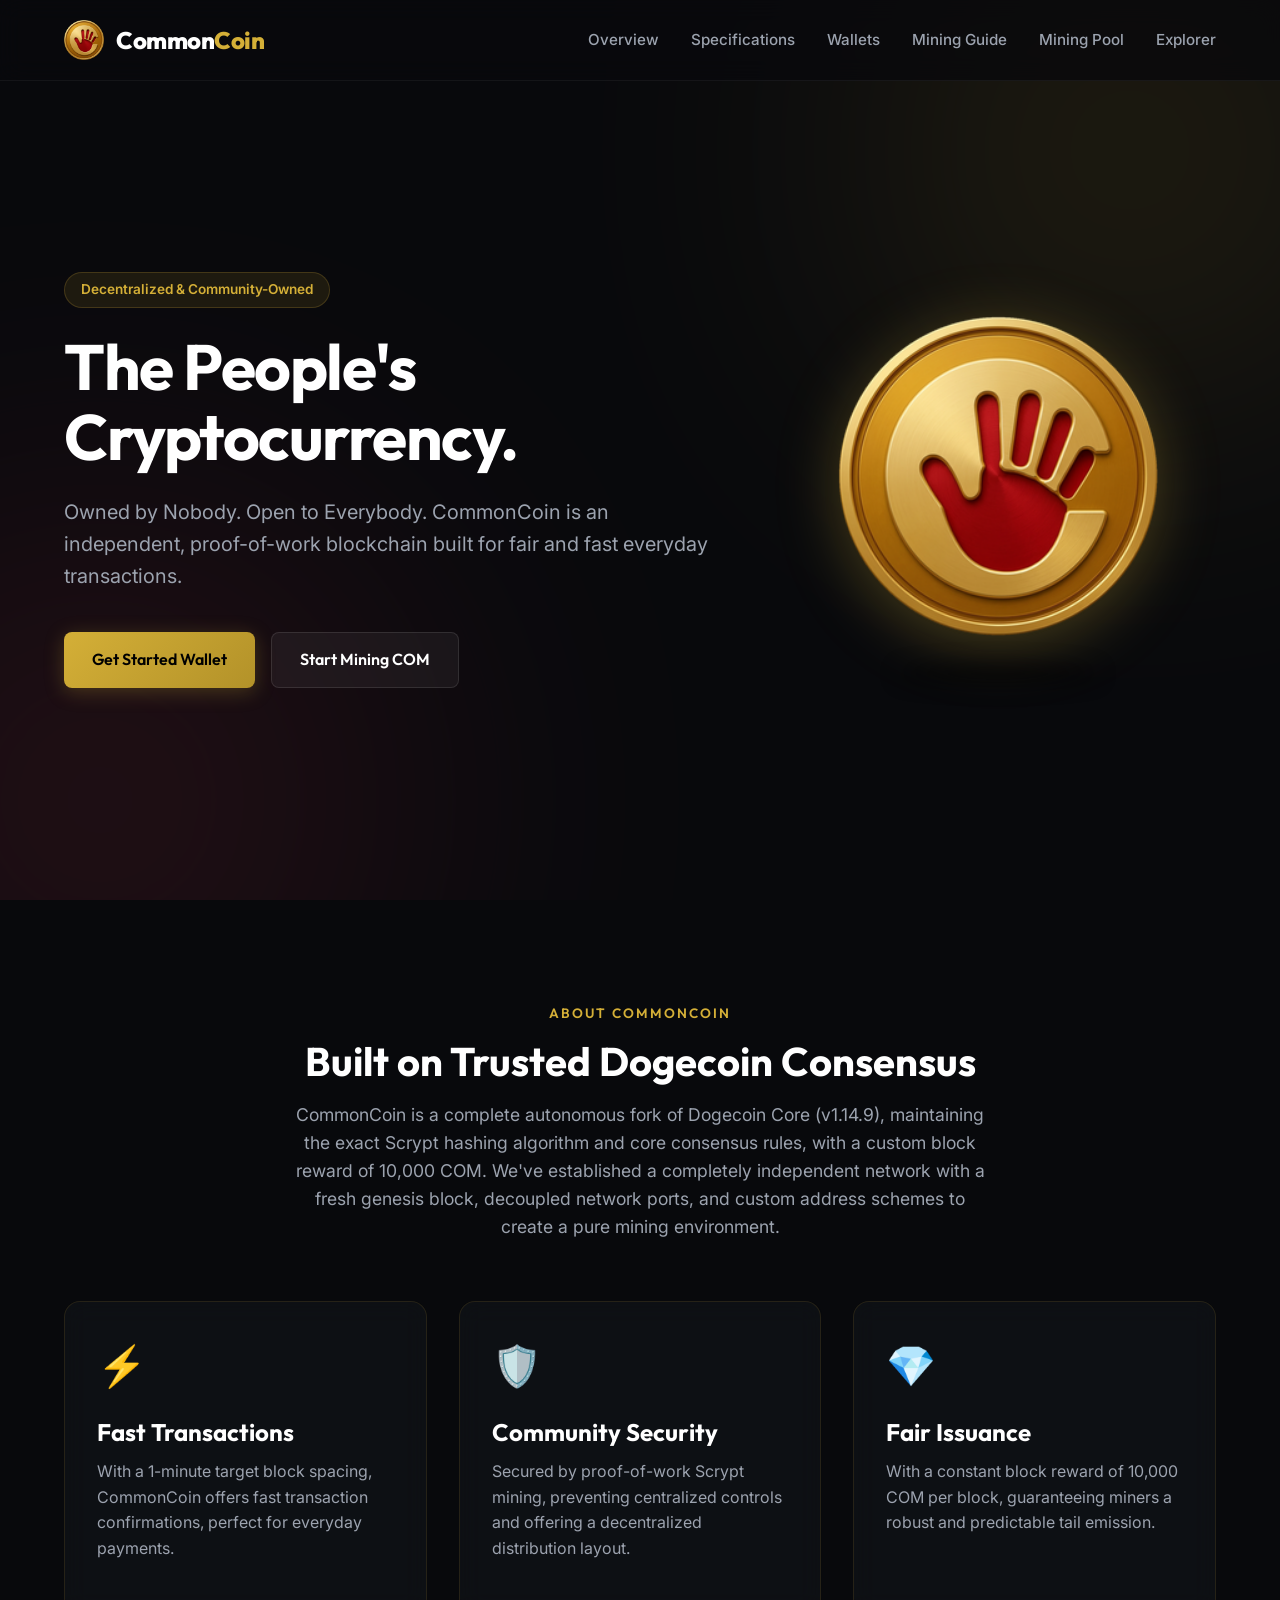
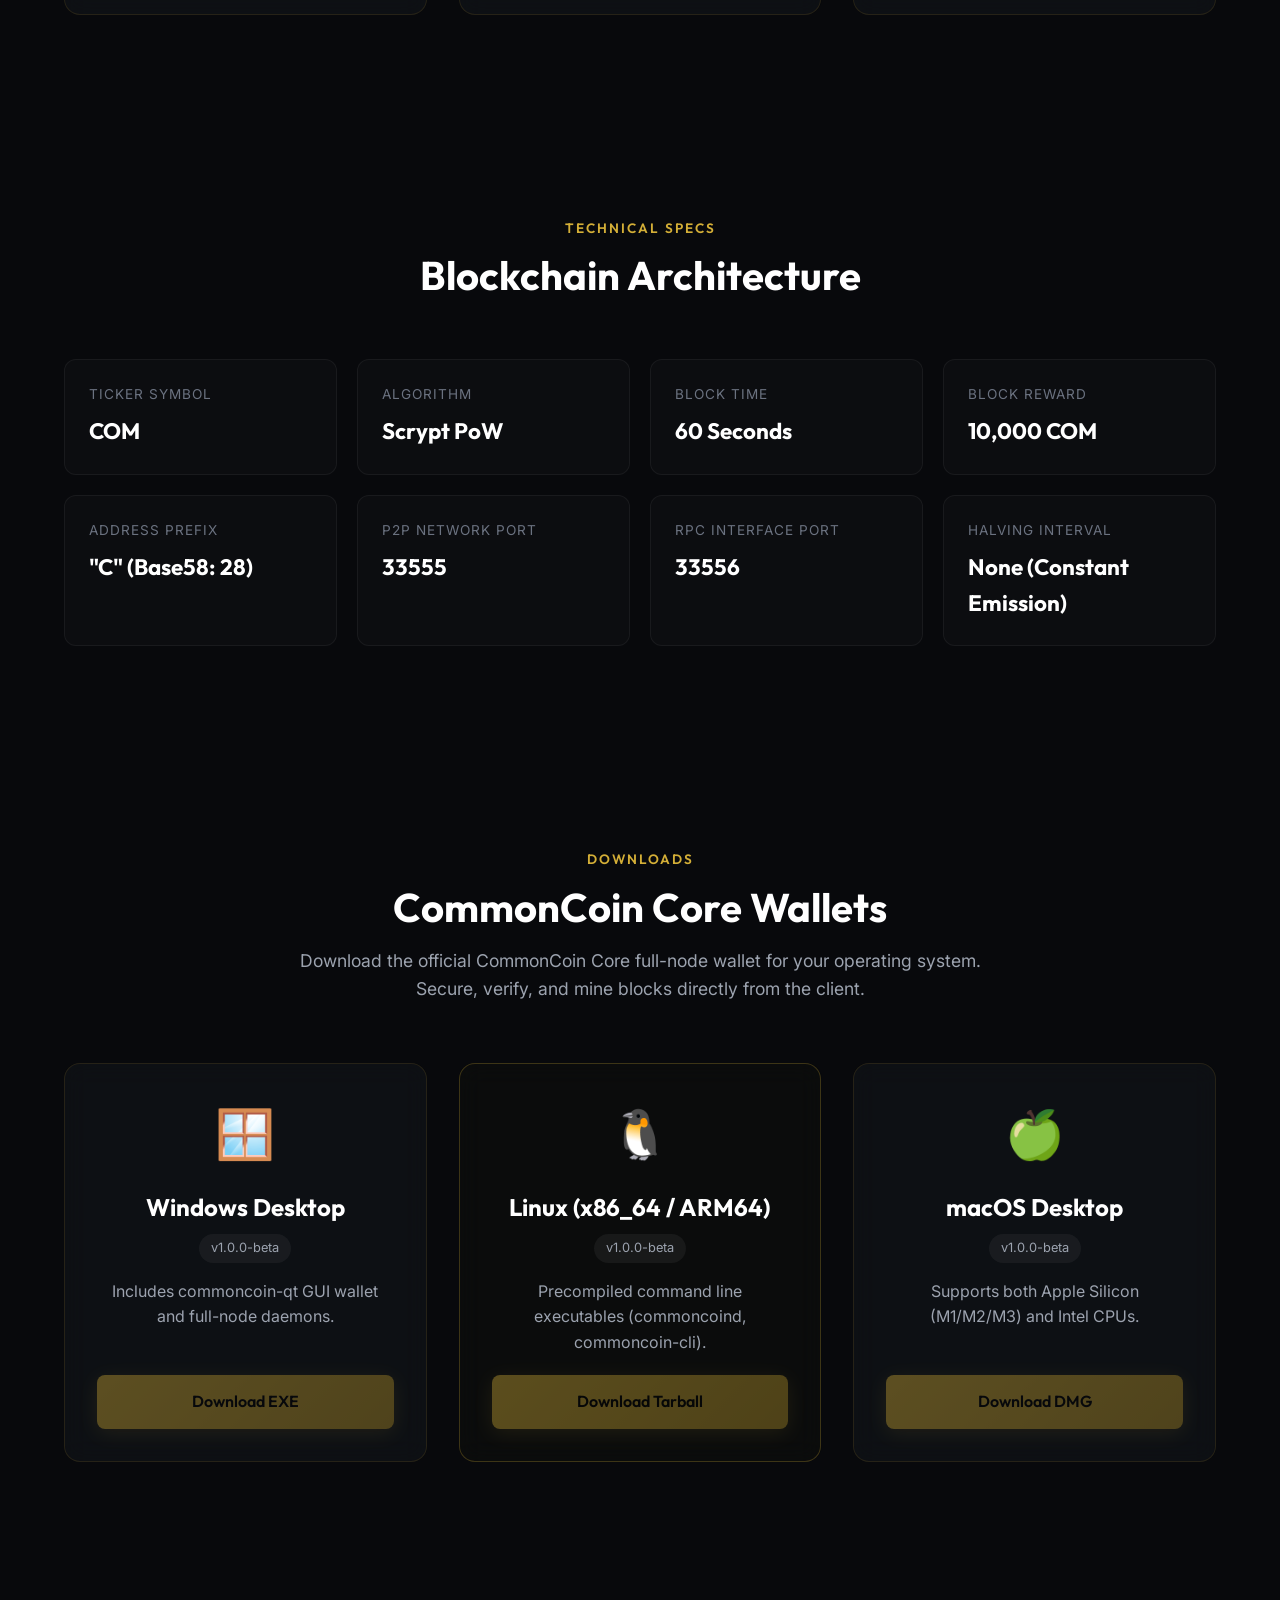
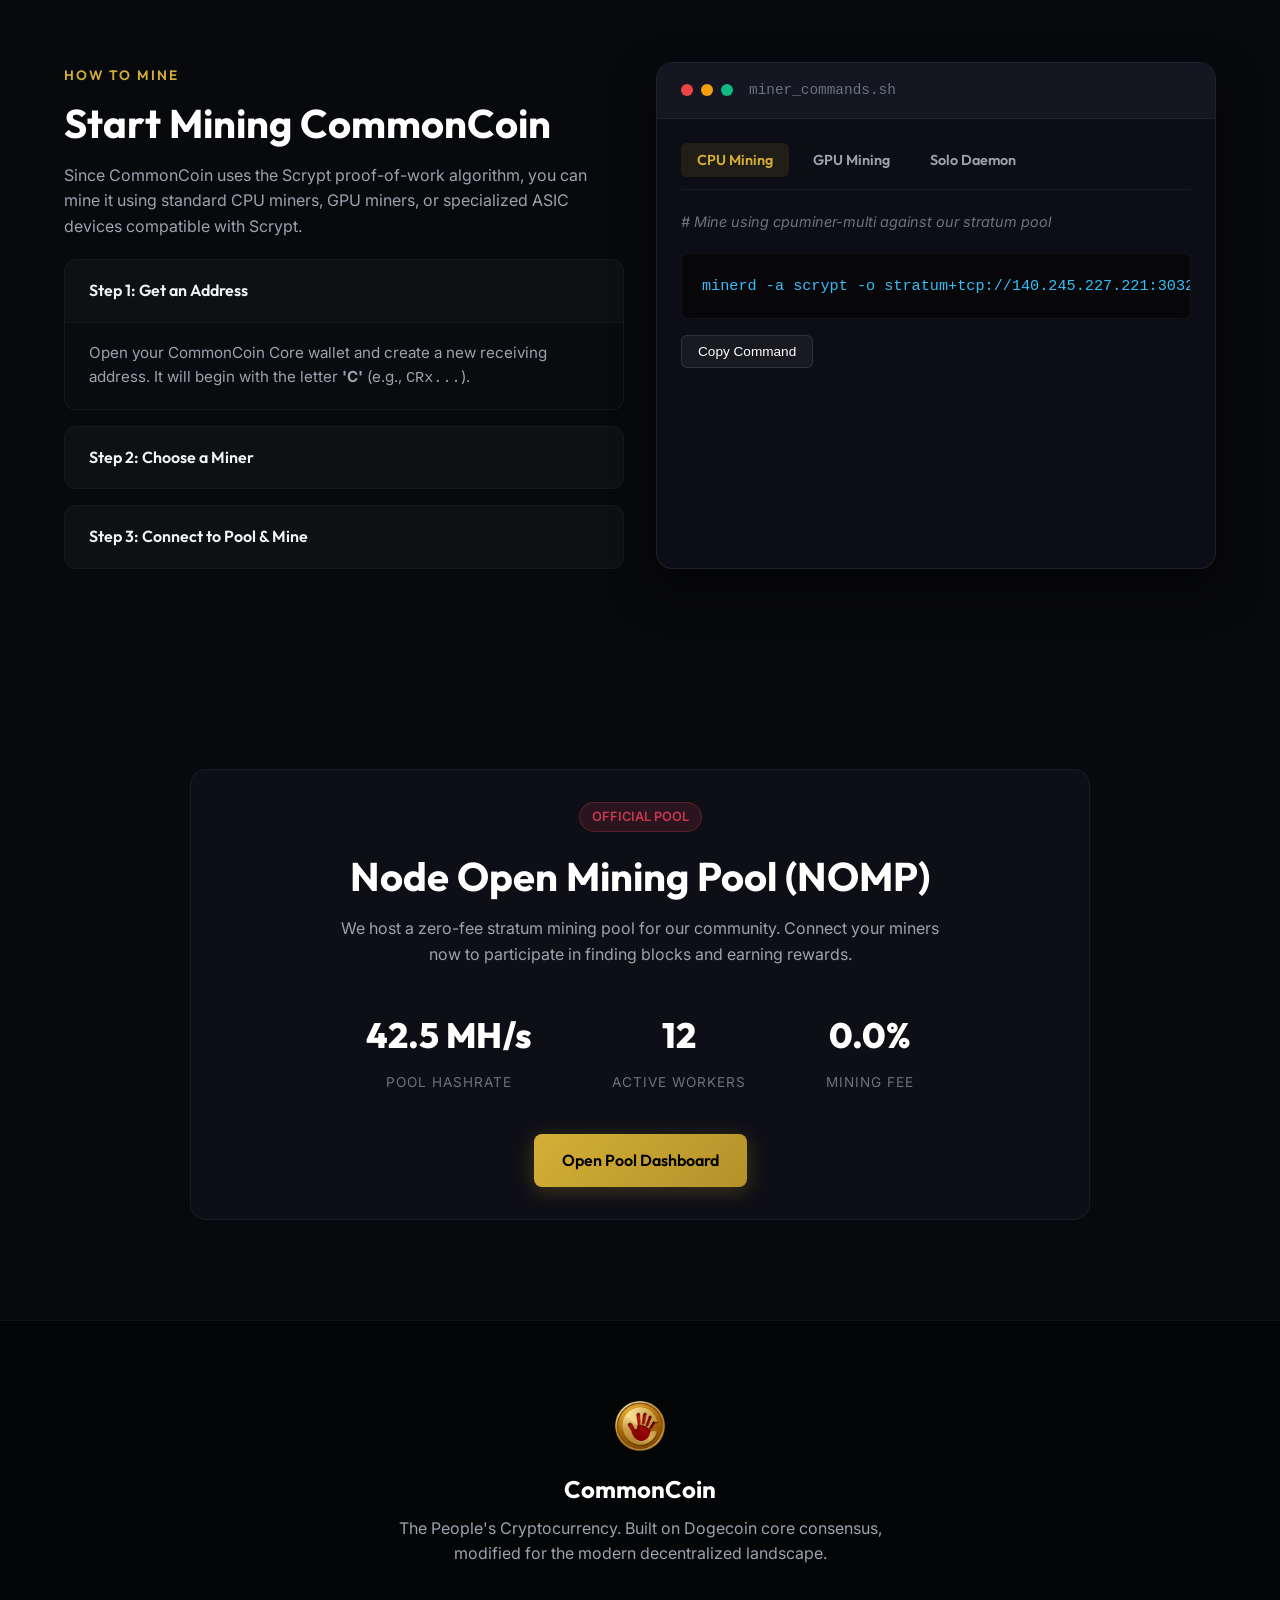
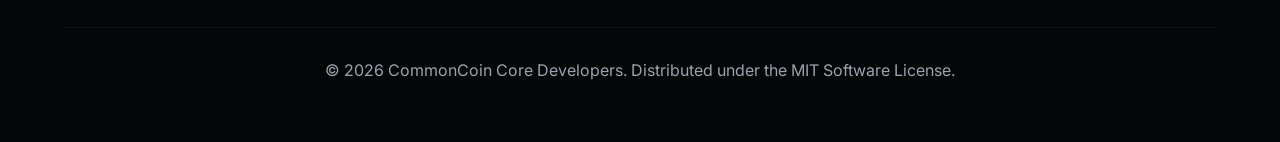
<file: website/index.html>
<!DOCTYPE html>
<html lang="en">
<head>
    <meta charset="UTF-8">
    <meta name="viewport" content="width=device-width, initial-scale=1.0">
    <title>CommonCoin (COM) — The People's Cryptocurrency</title>
    <meta name="description" content="CommonCoin is a decentralized, open-source peer-to-peer cryptocurrency forked from Dogecoin. Mined by the community, owned by nobody.">
    <!-- Google Fonts -->
    <link rel="preconnect" href="https://fonts.googleapis.com">
    <link rel="preconnect" href="https://fonts.gstatic.com" crossorigin>
    <link href="https://fonts.googleapis.com/css2?family=Inter:wght@300;400;500;600&family=Outfit:wght@400;500;600;700;800&display=swap" rel="stylesheet">
    <!-- Main Style -->
    <link rel="stylesheet" href="index.css">
</head>
<body>

    <!-- Navigation Header -->
    <header class="header">
        <div class="container header-container">
            <a href="#" class="logo-area">
                <img src="images/logo.png" alt="CommonCoin Logo" class="nav-logo">
                <span class="logo-text">Common<span>Coin</span></span>
            </a>
            <nav class="nav-menu" id="nav-menu">
                <a href="#about" class="nav-link">Overview</a>
                <a href="#specs" class="nav-link">Specifications</a>
                <a href="#wallets" class="nav-link">Wallets</a>
                <a href="#mining" class="nav-link">Mining Guide</a>
                <a href="#pool" class="nav-link">Mining Pool</a>
                <a href="/explorer" class="nav-link" target="_blank">Explorer</a>
            </nav>
            <button class="menu-toggle" id="menu-toggle" aria-label="Toggle Menu">
                <span class="bar"></span>
                <span class="bar"></span>
                <span class="bar"></span>
            </button>
        </div>
    </header>

    <!-- Hero Section -->
    <section class="hero-section" id="home">
        <div class="hero-bg-gradients">
            <div class="gradient-ball gold-ball"></div>
            <div class="gradient-ball red-ball"></div>
        </div>
        <div class="container hero-container">
            <div class="hero-content">
                <span class="badge">Decentralized & Community-Owned</span>
                <h1 class="hero-title">The People's<br>Cryptocurrency.</h1>
                <p class="hero-subtitle">Owned by Nobody. Open to Everybody. CommonCoin is an independent, proof-of-work blockchain built for fair and fast everyday transactions.</p>
                <div class="hero-buttons">
                    <a href="#wallets" class="btn btn-primary">Get Started Wallet</a>
                    <a href="#mining" class="btn btn-secondary">Start Mining COM</a>
                </div>
            </div>
            <div class="hero-visual">
                <div class="coin-wrapper">
                    <div class="coin-container">
                        <img src="images/logo.png" alt="CommonCoin Gold Coin" class="gold-coin">
                        <div class="coin-shadow"></div>
                    </div>
                </div>
            </div>
        </div>
    </section>

    <!-- Overview / About Section -->
    <section class="section about-section" id="about">
        <div class="container">
            <div class="section-header text-center">
                <span class="section-tag">About CommonCoin</span>
                <h2 class="section-title">Built on Trusted Dogecoin Consensus</h2>
                <p class="section-desc">CommonCoin is a complete autonomous fork of Dogecoin Core (v1.14.9), maintaining the exact Scrypt hashing algorithm and core consensus rules, with a custom block reward of 10,000 COM. We've established a completely independent network with a fresh genesis block, decoupled network ports, and custom address schemes to create a pure mining environment.</p>
            </div>
            
            <div class="grid grid-3">
                <div class="card feature-card">
                    <div class="card-icon">⚡</div>
                    <h3>Fast Transactions</h3>
                    <p>With a 1-minute target block spacing, CommonCoin offers fast transaction confirmations, perfect for everyday payments.</p>
                </div>
                <div class="card feature-card">
                    <div class="card-icon">🛡️</div>
                    <h3>Community Security</h3>
                    <p>Secured by proof-of-work Scrypt mining, preventing centralized controls and offering a decentralized distribution layout.</p>
                </div>
                <div class="card feature-card">
                    <div class="card-icon">💎</div>
                    <h3>Fair Issuance</h3>
                    <p>With a constant block reward of 10,000 COM per block, guaranteeing miners a robust and predictable tail emission.</p>
                </div>
            </div>
        </div>
    </section>

    <!-- Specifications Section -->
    <section class="section specs-section" id="specs">
        <div class="container">
            <div class="section-header text-center">
                <span class="section-tag">Technical Specs</span>
                <h2 class="section-title">Blockchain Architecture</h2>
            </div>
            
            <div class="specs-grid">
                <div class="spec-tile">
                    <span class="spec-label">Ticker Symbol</span>
                    <span class="spec-value">COM</span>
                </div>
                <div class="spec-tile">
                    <span class="spec-label">Algorithm</span>
                    <span class="spec-value">Scrypt PoW</span>
                </div>
                <div class="spec-tile">
                    <span class="spec-label">Block Time</span>
                    <span class="spec-value">60 Seconds</span>
                </div>
                <div class="spec-tile">
                    <span class="spec-label">Block Reward</span>
                    <span class="spec-value">10,000 COM</span>
                </div>
                <div class="spec-tile">
                    <span class="spec-label">Address Prefix</span>
                    <span class="spec-value">"C" (Base58: 28)</span>
                </div>
                <div class="spec-tile">
                    <span class="spec-label">P2P Network Port</span>
                    <span class="spec-value">33555</span>
                </div>
                <div class="spec-tile">
                    <span class="spec-label">RPC Interface Port</span>
                    <span class="spec-value">33556</span>
                </div>
                <div class="spec-tile">
                    <span class="spec-label">Halving Interval</span>
                    <span class="spec-value">None (Constant Emission)</span>
                </div>
            </div>
        </div>
    </section>

    <!-- Wallets Section -->
    <section class="section wallets-section" id="wallets">
        <div class="container">
            <div class="section-header text-center">
                <span class="section-tag">Downloads</span>
                <h2 class="section-title">CommonCoin Core Wallets</h2>
                <p class="section-desc">Download the official CommonCoin Core full-node wallet for your operating system. Secure, verify, and mine blocks directly from the client.</p>
            </div>
            
            <div class="grid grid-3">
                <div class="card download-card">
                    <div class="os-icon">🪟</div>
                    <h3>Windows Desktop</h3>
                    <span class="version-label">v1.0.0-beta</span>
                    <p>Includes commoncoin-qt GUI wallet and full-node daemons.</p>
                    <a href="#" class="btn btn-primary btn-full disabled">Download EXE</a>
                </div>
                <div class="card download-card active-card">
                    <div class="os-icon">🐧</div>
                    <h3>Linux (x86_64 / ARM64)</h3>
                    <span class="version-label">v1.0.0-beta</span>
                    <p>Precompiled command line executables (commoncoind, commoncoin-cli).</p>
                    <a href="#" class="btn btn-primary btn-full disabled">Download Tarball</a>
                </div>
                <div class="card download-card">
                    <div class="os-icon">🍏</div>
                    <h3>macOS Desktop</h3>
                    <span class="version-label">v1.0.0-beta</span>
                    <p>Supports both Apple Silicon (M1/M2/M3) and Intel CPUs.</p>
                    <a href="#" class="btn btn-primary btn-full disabled">Download DMG</a>
                </div>
            </div>
        </div>
    </section>

    <!-- Mining Guide Section -->
    <section class="section mining-section" id="mining">
        <div class="container">
            <div class="grid grid-2-equal">
                <div class="mining-info">
                    <span class="section-tag">How To Mine</span>
                    <h2 class="section-title">Start Mining CommonCoin</h2>
                    <p>Since CommonCoin uses the Scrypt proof-of-work algorithm, you can mine it using standard CPU miners, GPU miners, or specialized ASIC devices compatible with Scrypt.</p>
                    
                    <div class="accordion">
                        <div class="accordion-item active">
                            <div class="accordion-title">Step 1: Get an Address</div>
                            <div class="accordion-content">
                                Open your CommonCoin Core wallet and create a new receiving address. It will begin with the letter <strong>'C'</strong> (e.g., <code>CRx...</code>).
                            </div>
                        </div>
                        <div class="accordion-item">
                            <div class="accordion-title">Step 2: Choose a Miner</div>
                            <div class="accordion-content">
                                For CPU mining, use <strong>cpuminer-multi</strong>. For GPU mining, use <strong>cgminer</strong> or <strong>sgminer</strong> with Scrypt support.
                            </div>
                        </div>
                        <div class="accordion-item">
                            <div class="accordion-title">Step 3: Connect to Pool & Mine</div>
                            <div class="accordion-content">
                                Configure your mining command pointing to our stratum pool or set up solo mining in your wallet configuration.
                            </div>
                        </div>
                    </div>
                </div>
                
                <div class="mining-console">
                    <div class="console-header">
                        <span class="dot red-dot"></span>
                        <span class="dot yellow-dot"></span>
                        <span class="dot green-dot"></span>
                        <span class="console-title">miner_commands.sh</span>
                    </div>
                    <div class="console-body">
                        <div class="console-tabs">
                            <button class="console-tab active" onclick="switchTab('cpu')">CPU Mining</button>
                            <button class="console-tab" onclick="switchTab('gpu')">GPU Mining</button>
                            <button class="console-tab" onclick="switchTab('solo')">Solo Daemon</button>
                        </div>
                        
                        <div class="tab-content" id="tab-cpu">
                            <p class="console-comment"># Mine using cpuminer-multi against our stratum pool</p>
                            <pre><code>minerd -a scrypt -o stratum+tcp://140.245.227.221:3032 -u CYourWalletAddressHere -p x</code></pre>
                            <button class="btn-copy" onclick="copyConsole(this)">Copy Command</button>
                        </div>
                        
                        <div class="tab-content hidden" id="tab-gpu">
                            <p class="console-comment"># Mine using cgminer on opencl graphics cards</p>
                            <pre><code>cgminer --scrypt -o stratum+tcp://140.245.227.221:3256 -u CYourWalletAddressHere -p x -I 13</code></pre>
                            <button class="btn-copy" onclick="copyConsole(this)">Copy Command</button>
                        </div>

                        <div class="tab-content hidden" id="tab-solo">
                            <p class="console-comment"># Run local daemon configured for solo mining</p>
                            <pre><code>commoncoind -daemon -rpcuser=user -rpcpassword=pass -gen=1 -genproclimit=4</code></pre>
                            <button class="btn-copy" onclick="copyConsole(this)">Copy Command</button>
                        </div>
                    </div>
                </div>
            </div>
        </div>
    </section>

    <!-- Mining Pool Section -->
    <section class="section pool-section" id="pool">
        <div class="container">
            <div class="card glass-card pool-hero">
                <div class="pool-badge">Official Pool</div>
                <h2>Node Open Mining Pool (NOMP)</h2>
                <p>We host a zero-fee stratum mining pool for our community. Connect your miners now to participate in finding blocks and earning rewards.</p>
                
                <div class="pool-stats">
                    <div class="stat">
                        <span class="stat-number" id="pool-hashrate">42.5 MH/s</span>
                        <span class="stat-lbl">Pool Hashrate</span>
                    </div>
                    <div class="stat">
                        <span class="stat-number" id="pool-miners">12</span>
                        <span class="stat-lbl">Active Workers</span>
                    </div>
                    <div class="stat">
                        <span class="stat-number" id="pool-fee">0.0%</span>
                        <span class="stat-lbl">Mining Fee</span>
                    </div>
                </div>
                
                <div class="pool-links">
                    <a href="http://140.245.227.221:8080" class="btn btn-primary" target="_blank">Open Pool Dashboard</a>
                </div>
            </div>
        </div>
    </section>

    <!-- Footer -->
    <footer class="footer">
        <div class="container footer-container">
            <div class="footer-brand">
                <img src="images/logo.png" alt="CommonCoin Logo" class="footer-logo">
                <h3>CommonCoin</h3>
                <p>The People's Cryptocurrency. Built on Dogecoin core consensus, modified for the modern decentralized landscape.</p>
            </div>
            <div class="footer-copy">
                <p>&copy; 2026 CommonCoin Core Developers. Distributed under the MIT Software License.</p>
            </div>
        </div>
    </footer>

    <!-- App Logic -->
    <script src="app.js"></script>
</body>
</html>
</file>
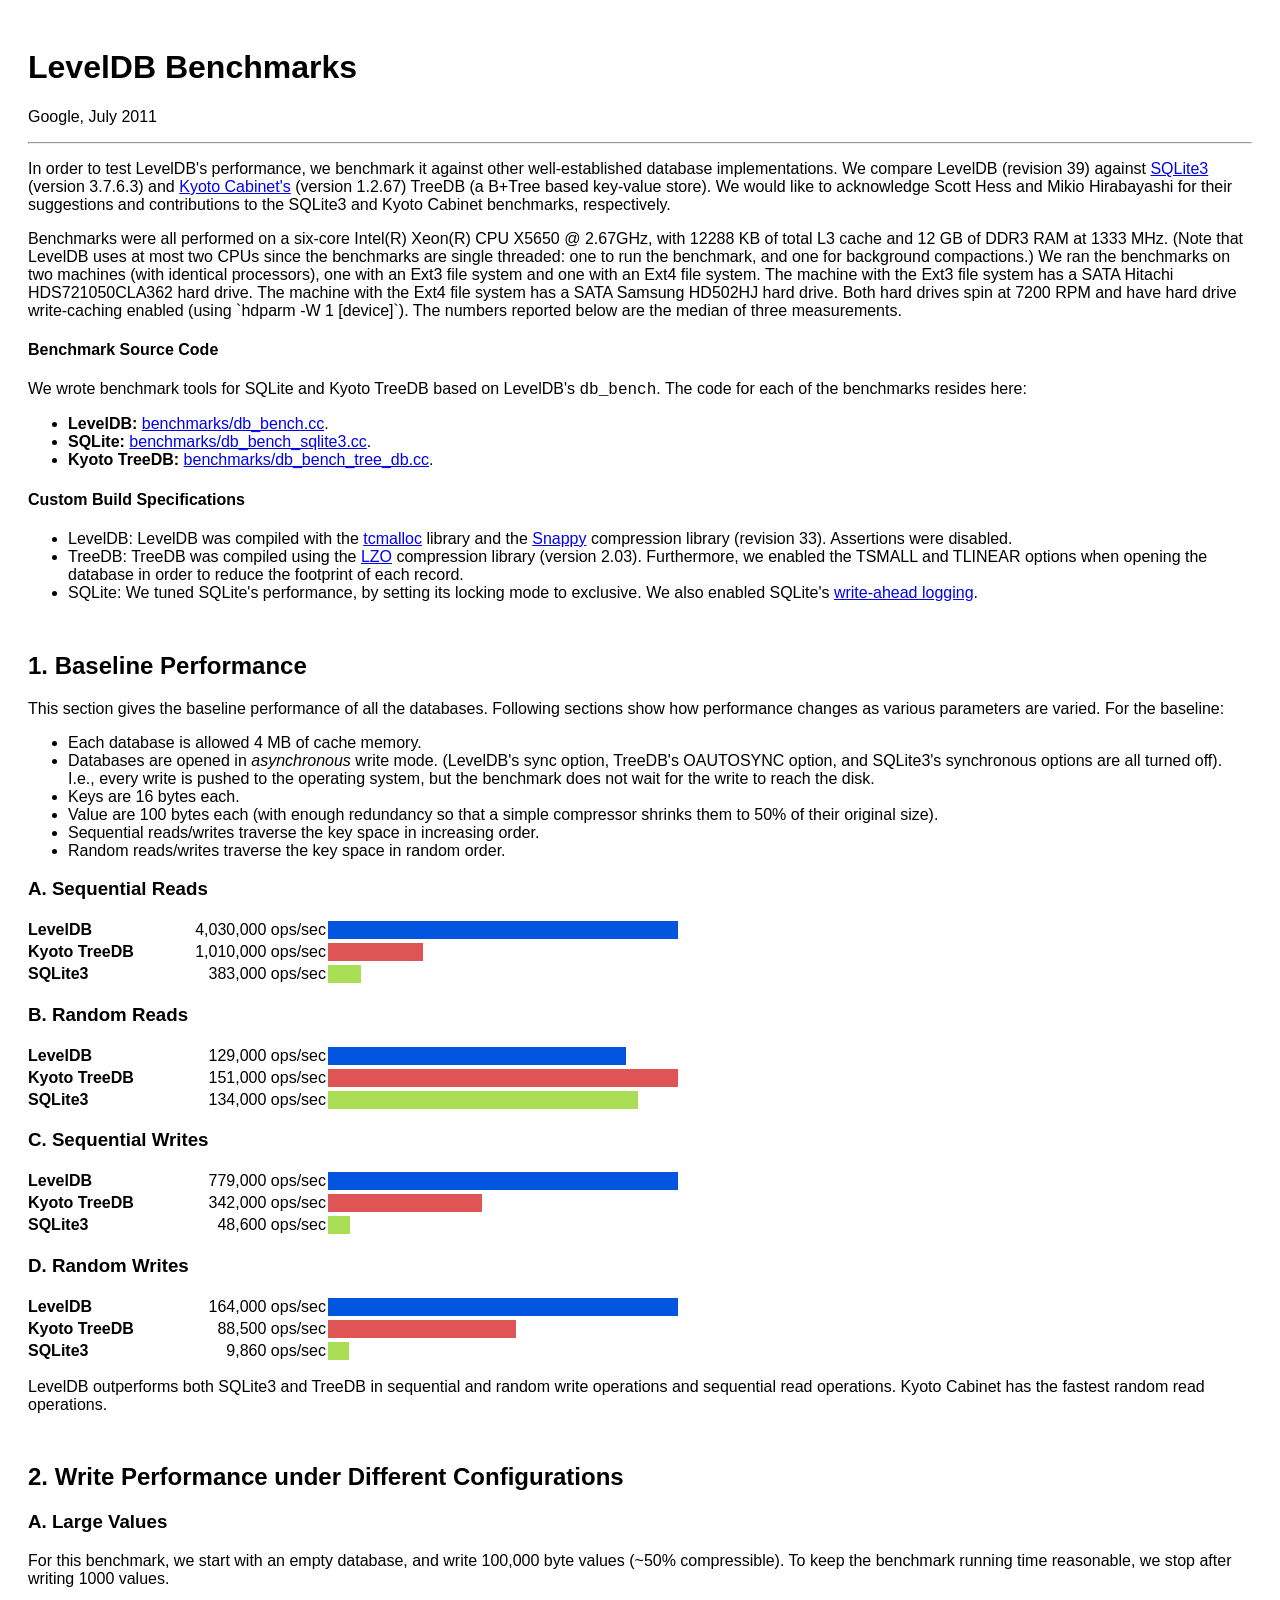
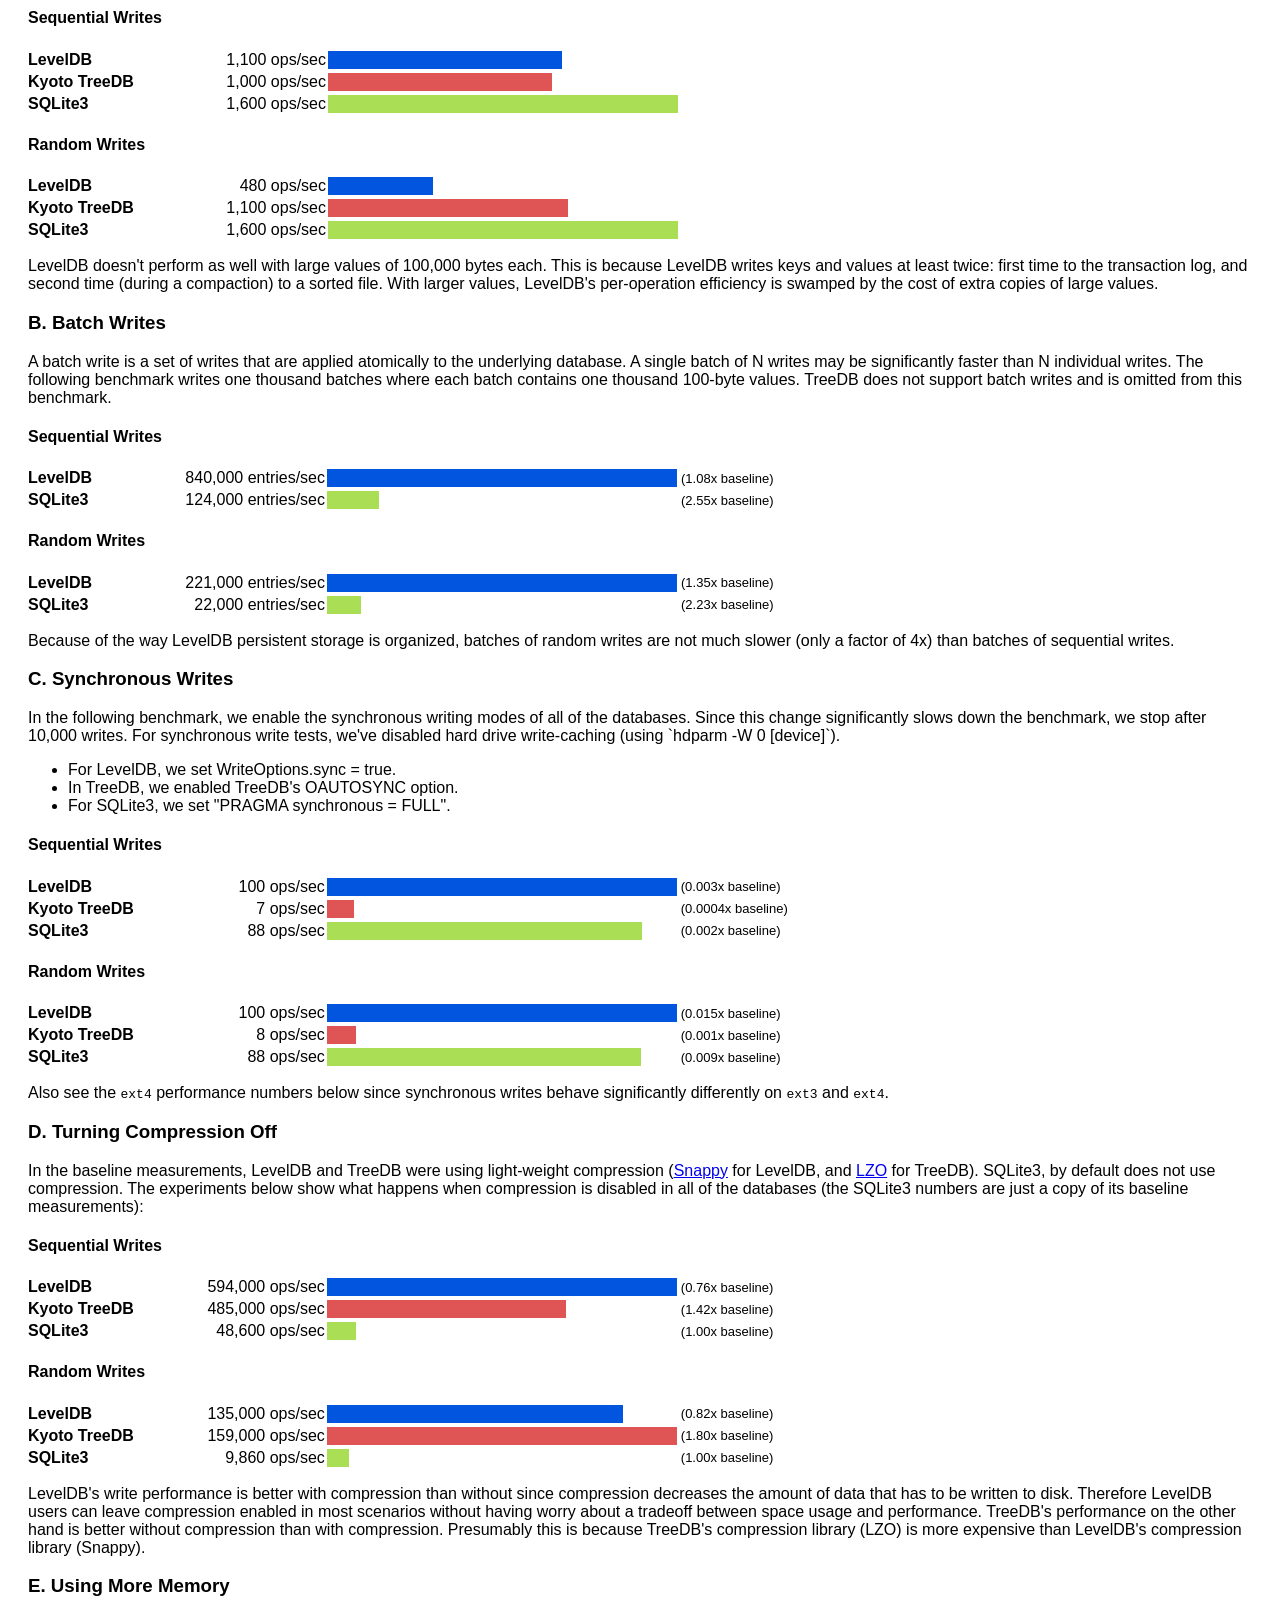
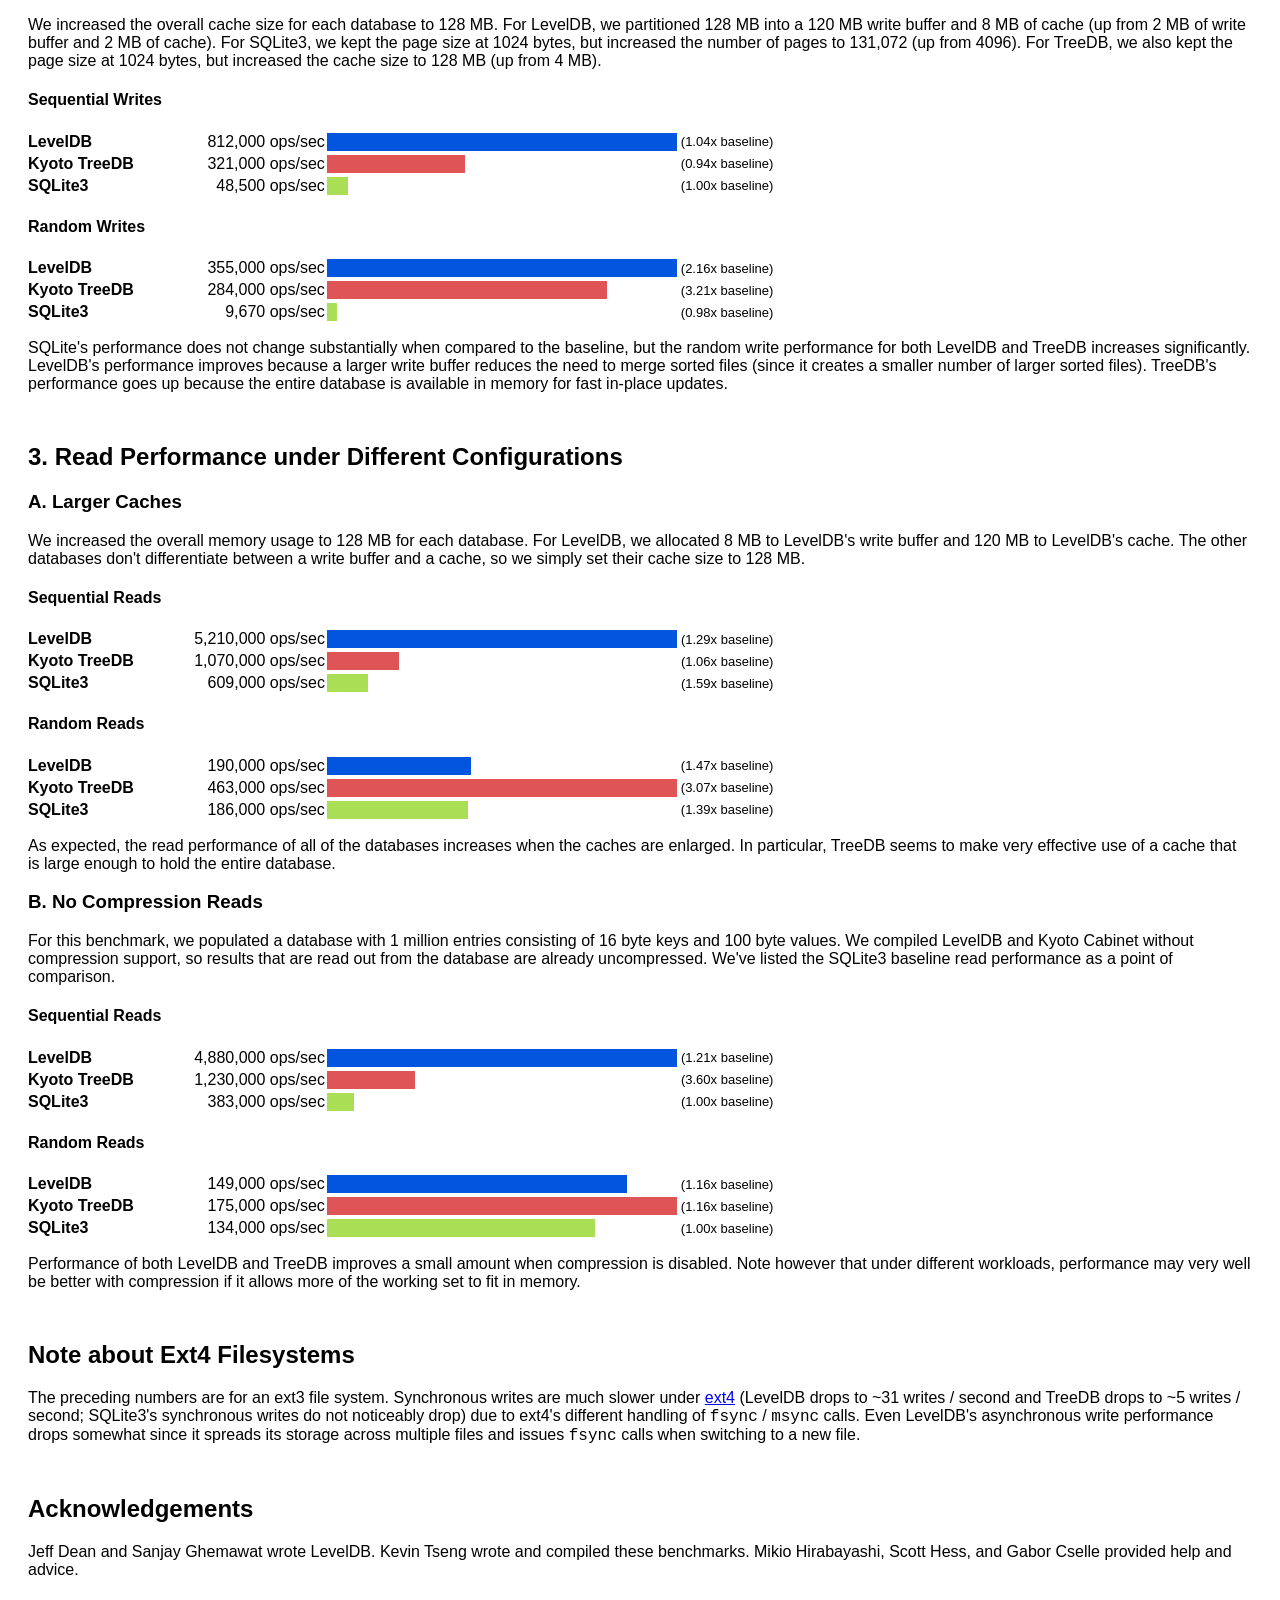
<file: blockchain/src/leveldb/doc/benchmark.html>
<!DOCTYPE html>
<html>
<head>
<title>LevelDB Benchmarks</title>
<meta http-equiv="Content-Type" content="text/html; charset=utf-8">
<style>
body {
  font-family:Helvetica,sans-serif;
  padding:20px;
}

h2 {
  padding-top:30px;
}

table.bn {
  width:800px;
  border-collapse:collapse;
  border:0;
  padding:0;
}

table.bnbase {
  width:650px;
}

table.bn td {
  padding:2px 0;
}

table.bn td.c1 {
  font-weight:bold;
  width:150px;
}

table.bn td.c1 div.e {
  float:right;
  font-weight:normal;
}

table.bn td.c2 {
  width:150px;
  text-align:right;
  padding:2px;
}

table.bn td.c3 {
  width:350px;
}

table.bn td.c4 {
  width:150px;
  font-size:small;
  padding-left:4px;
}

/* chart bars */
div.bldb {
  background-color:#0255df;
}

div.bkct {
  background-color:#df5555;
}

div.bsql {
  background-color:#aadf55;
}

.code {
  font-family:monospace;
  font-size:large;
}

.todo {
  color: red;
}

</style>
</head>
<body>
<h1>LevelDB Benchmarks</h1>
<p>Google, July 2011</p>
<hr>

<p>In order to test LevelDB's performance, we benchmark it against other well-established database implementations. We compare LevelDB (revision 39) against <a href="http://www.sqlite.org/">SQLite3</a> (version 3.7.6.3) and <a href="http://fallabs.com/kyotocabinet/spex.html">Kyoto Cabinet's</a> (version 1.2.67) TreeDB (a B+Tree based key-value store). We would like to acknowledge Scott Hess and Mikio Hirabayashi for their suggestions and contributions to the SQLite3 and Kyoto Cabinet benchmarks, respectively.</p>

<p>Benchmarks were all performed on a six-core Intel(R) Xeon(R) CPU X5650 @ 2.67GHz, with 12288 KB of total L3 cache and 12 GB of DDR3 RAM at 1333 MHz. (Note that LevelDB uses at most two CPUs since the benchmarks are single threaded: one to run the benchmark, and one for background compactions.) We ran the benchmarks on two machines (with identical processors), one with an Ext3 file system and one with an Ext4 file system. The machine with the Ext3 file system has a SATA Hitachi HDS721050CLA362 hard drive. The machine with the Ext4 file system has a SATA Samsung HD502HJ hard drive. Both hard drives spin at 7200 RPM and have hard drive write-caching enabled (using `hdparm -W 1 [device]`). The numbers reported below are the median of three measurements.</p>

<h4>Benchmark Source Code</h4>
<p>We wrote benchmark tools for SQLite and Kyoto TreeDB based on LevelDB's <span class="code">db_bench</span>. The code for each of the benchmarks resides here:</p>
<ul>
	<li> <b>LevelDB:</b> <a href="https://github.com/google/leveldb/blob/master/benchmarks/db_bench.cc">benchmarks/db_bench.cc</a>.</li>
	<li> <b>SQLite:</b> <a href="https://github.com/google/leveldb/blob/master/benchmarks/db_bench_sqlite3.cc">benchmarks/db_bench_sqlite3.cc</a>.</li>
	<li> <b>Kyoto TreeDB:</b> <a href="https://github.com/google/leveldb/blob/master/benchmarks/db_bench_tree_db.cc">benchmarks/db_bench_tree_db.cc</a>.</li>
</ul>

<h4>Custom Build Specifications</h4>
<ul>
<li>LevelDB: LevelDB was compiled with the <a href="http://code.google.com/p/google-perftools">tcmalloc</a> library and the <a href="http://code.google.com/p/snappy/">Snappy</a> compression library (revision 33).  Assertions were disabled.</li>
<li>TreeDB: TreeDB was compiled using the <a href="http://www.oberhumer.com/opensource/lzo/">LZO</a> compression library (version 2.03). Furthermore, we enabled the TSMALL and TLINEAR options when opening the database in order to reduce the footprint of each record.</li>
<li>SQLite: We tuned SQLite's performance, by setting its locking mode to exclusive.  We also enabled SQLite's <a href="http://www.sqlite.org/draft/wal.html">write-ahead logging</a>.</li>
</ul>

<h2>1. Baseline Performance</h2>
<p>This section gives the baseline performance of all the
databases.  Following sections show how performance changes as various
parameters are varied.  For the baseline:</p>
<ul>
	<li> Each database is allowed 4 MB of cache memory.</li>
        <li> Databases are opened in <em>asynchronous</em> write mode.
             (LevelDB's sync option, TreeDB's OAUTOSYNC option, and
             SQLite3's synchronous options are all turned off).  I.e.,
             every write is pushed to the operating system, but the
             benchmark does not wait for the write to reach the disk.</li>
	<li> Keys are 16 bytes each.</li>
        <li> Value are 100 bytes each (with enough redundancy so that
             a simple compressor shrinks them to 50% of their original
             size).</li>
	<li> Sequential reads/writes traverse the key space in increasing order.</li>
	<li> Random reads/writes traverse the key space in random order.</li>
</ul>

<h3>A. Sequential Reads</h3>
<table class="bn bnbase">
<tr><td class="c1">LevelDB</td>
    <td class="c2">4,030,000 ops/sec</td>
    <td class="c3"><div class="bldb" style="width:350px">&nbsp;</div></td>
<tr><td class="c1">Kyoto TreeDB</td>
    <td class="c2">1,010,000 ops/sec</td>
    <td class="c3"><div class="bkct" style="width:95px">&nbsp;</div></td>
<tr><td class="c1">SQLite3</td>
    <td class="c2">383,000 ops/sec</td>
    <td class="c3"><div class="bsql" style="width:33px">&nbsp;</div></td>
</table>
<h3>B. Random Reads</h3>
<table class="bn bnbase">
<tr><td class="c1">LevelDB</td>
    <td class="c2">129,000 ops/sec</td>
    <td class="c3"><div class="bldb" style="width:298px">&nbsp;</div></td>
<tr><td class="c1">Kyoto TreeDB</td>
    <td class="c2">151,000 ops/sec</td>
    <td class="c3"><div class="bkct" style="width:350px">&nbsp;</div></td>
<tr><td class="c1">SQLite3</td>
    <td class="c2">134,000 ops/sec</td>
    <td class="c3"><div class="bsql" style="width:310px">&nbsp;</div></td>
</table>
<h3>C. Sequential Writes</h3>
<table class="bn bnbase">
<tr><td class="c1">LevelDB</td>
    <td class="c2">779,000 ops/sec</td>
    <td class="c3"><div class="bldb" style="width:350px">&nbsp;</div></td>
<tr><td class="c1">Kyoto TreeDB</td>
    <td class="c2">342,000 ops/sec</td>
    <td class="c3"><div class="bkct" style="width:154px">&nbsp;</div></td>
<tr><td class="c1">SQLite3</td>
    <td class="c2">48,600 ops/sec</td>
    <td class="c3"><div class="bsql" style="width:22px">&nbsp;</div></td>
</table>
<h3>D. Random Writes</h3>
<table class="bn bnbase">
<tr><td class="c1">LevelDB</td>
    <td class="c2">164,000 ops/sec</td>
    <td class="c3"><div class="bldb" style="width:350px">&nbsp;</div></td>
<tr><td class="c1">Kyoto TreeDB</td>
    <td class="c2">88,500 ops/sec</td>
    <td class="c3"><div class="bkct" style="width:188px">&nbsp;</div></td>
<tr><td class="c1">SQLite3</td>
    <td class="c2">9,860 ops/sec</td>
    <td class="c3"><div class="bsql" style="width:21px">&nbsp;</div></td>
</table>

<p>LevelDB outperforms both SQLite3 and TreeDB in sequential and random write operations and sequential read operations. Kyoto Cabinet has the fastest random read operations.</p>

<h2>2. Write Performance under Different Configurations</h2>
<h3>A. Large Values </h3>
<p>For this benchmark, we start with an empty database, and write 100,000 byte values (~50% compressible). To keep the benchmark running time reasonable, we stop after writing 1000 values.</p>
<h4>Sequential Writes</h4>
<table class="bn bnbase">
<tr><td class="c1">LevelDB</td>
    <td class="c2">1,100 ops/sec</td>
    <td class="c3"><div class="bldb" style="width:234px">&nbsp;</div></td></tr>
<tr><td class="c1">Kyoto TreeDB</td>
    <td class="c2">1,000 ops/sec</td>
    <td class="c3"><div class="bkct" style="width:224px">&nbsp;</div></td></tr>
<tr><td class="c1">SQLite3</td>
    <td class="c2">1,600 ops/sec</td>
    <td class="c3"><div class="bsql" style="width:350px">&nbsp;</div></td></tr>
</table>
<h4>Random Writes</h4>
<table class="bn bnbase">
<tr><td class="c1">LevelDB</td>
    <td class="c2">480 ops/sec</td>
    <td class="c3"><div class="bldb" style="width:105px">&nbsp;</div></td></tr>
<tr><td class="c1">Kyoto TreeDB</td>
    <td class="c2">1,100 ops/sec</td>
    <td class="c3"><div class="bkct" style="width:240px">&nbsp;</div></td></tr>
<tr><td class="c1">SQLite3</td>
    <td class="c2">1,600 ops/sec</td>
    <td class="c3"><div class="bsql" style="width:350px">&nbsp;</div></td></tr>
</table>
<p>LevelDB doesn't perform as well with large values of 100,000 bytes each. This is because LevelDB writes keys and values at least twice: first time to the transaction log, and second time (during a compaction) to a sorted file.
With larger values, LevelDB's per-operation efficiency is swamped by the
cost of extra copies of large values.</p>
<h3>B. Batch Writes</h3>
<p>A batch write is a set of writes that are applied atomically to the underlying database. A single batch of N writes may be significantly faster than N individual writes. The following benchmark writes one thousand batches where each batch contains one thousand 100-byte values. TreeDB does not support batch writes and is omitted from this benchmark.</p>
<h4>Sequential Writes</h4>
<table class="bn">
<tr><td class="c1">LevelDB</td>
    <td class="c2">840,000 entries/sec</td>
    <td class="c3"><div class="bldb" style="width:350px">&nbsp;</div></td>
    <td class="c4">(1.08x baseline)</td></tr>
<tr><td class="c1">SQLite3</td>
    <td class="c2">124,000 entries/sec</td>
    <td class="c3"><div class="bsql" style="width:52px">&nbsp;</div></td>
    <td class="c4">(2.55x baseline)</td></tr>
</table>
<h4>Random Writes</h4>
<table class="bn">
<tr><td class="c1">LevelDB</td>
    <td class="c2">221,000 entries/sec</td>
    <td class="c3"><div class="bldb" style="width:350px">&nbsp;</div></td>
    <td class="c4">(1.35x baseline)</td></tr>
<tr><td class="c1">SQLite3</td>
    <td class="c2">22,000 entries/sec</td>
    <td class="c3"><div class="bsql" style="width:34px">&nbsp;</div></td>
    <td class="c4">(2.23x baseline)</td></tr>
</table>

<p>Because of the way LevelDB persistent storage is organized, batches of
random writes are not much slower (only a factor of 4x) than batches
of sequential writes.</p>

<h3>C. Synchronous Writes</h3>
<p>In the following benchmark, we enable the synchronous writing modes
of all of the databases.  Since this change significantly slows down the
benchmark, we stop after 10,000 writes. For synchronous write tests, we've
disabled hard drive write-caching (using `hdparm -W 0 [device]`).</p>
<ul>
    <li>For LevelDB, we set WriteOptions.sync = true.</li>
    <li>In TreeDB, we enabled TreeDB's OAUTOSYNC option.</li>
    <li>For SQLite3, we set "PRAGMA synchronous = FULL".</li>
</ul>
<h4>Sequential Writes</h4>
<table class="bn">
<tr><td class="c1">LevelDB</td>
    <td class="c2">100 ops/sec</td>
    <td class="c3"><div class="bldb" style="width:350px">&nbsp;</div></td>
    <td class="c4">(0.003x baseline)</td></tr>
<tr><td class="c1">Kyoto TreeDB</td>
    <td class="c2">7 ops/sec</td>
    <td class="c3"><div class="bkct" style="width:27px">&nbsp;</div></td>
    <td class="c4">(0.0004x baseline)</td></tr>
<tr><td class="c1">SQLite3</td>
    <td class="c2">88 ops/sec</td>
    <td class="c3"><div class="bsql" style="width:315px">&nbsp;</div></td>
    <td class="c4">(0.002x baseline)</td></tr>
</table>
<h4>Random Writes</h4>
<table class="bn">
<tr><td class="c1">LevelDB</td>
    <td class="c2">100 ops/sec</td>
    <td class="c3"><div class="bldb" style="width:350px">&nbsp;</div></td>
    <td class="c4">(0.015x baseline)</td></tr>
<tr><td class="c1">Kyoto TreeDB</td>
    <td class="c2">8 ops/sec</td>
    <td class="c3"><div class="bkct" style="width:29px">&nbsp;</div></td>
    <td class="c4">(0.001x baseline)</td></tr>
<tr><td class="c1">SQLite3</td>
    <td class="c2">88 ops/sec</td>
    <td class="c3"><div class="bsql" style="width:314px">&nbsp;</div></td>
    <td class="c4">(0.009x baseline)</td></tr>
</table>

<p>Also see the <code>ext4</code> performance numbers below
since synchronous writes behave significantly differently
on <code>ext3</code> and <code>ext4</code>.</p>

<h3>D. Turning Compression Off</h3>

<p>In the baseline measurements, LevelDB and TreeDB were using
light-weight compression
(<a href="http://code.google.com/p/snappy/">Snappy</a> for LevelDB,
and <a href="http://www.oberhumer.com/opensource/lzo/">LZO</a> for
TreeDB). SQLite3, by default does not use compression.  The
experiments below show what happens when compression is disabled in
all of the databases (the SQLite3 numbers are just a copy of
its baseline measurements):</p>

<h4>Sequential Writes</h4>
<table class="bn">
<tr><td class="c1">LevelDB</td>
    <td class="c2">594,000 ops/sec</td>
    <td class="c3"><div class="bldb" style="width:350px">&nbsp;</div></td>
    <td class="c4">(0.76x baseline)</td></tr>
<tr><td class="c1">Kyoto TreeDB</td>
    <td class="c2">485,000 ops/sec</td>
    <td class="c3"><div class="bkct" style="width:239px">&nbsp;</div></td>
    <td class="c4">(1.42x baseline)</td></tr>
<tr><td class="c1">SQLite3</td>
    <td class="c2">48,600 ops/sec</td>
    <td class="c3"><div class="bsql" style="width:29px">&nbsp;</div></td>
    <td class="c4">(1.00x baseline)</td></tr>
</table>
<h4>Random Writes</h4>
<table class="bn">
<tr><td class="c1">LevelDB</td>
    <td class="c2">135,000 ops/sec</td>
    <td class="c3"><div class="bldb" style="width:296px">&nbsp;</div></td>
    <td class="c4">(0.82x baseline)</td></tr>
<tr><td class="c1">Kyoto TreeDB</td>
    <td class="c2">159,000 ops/sec</td>
    <td class="c3"><div class="bkct" style="width:350px">&nbsp;</div></td>
    <td class="c4">(1.80x baseline)</td></tr>
<tr><td class="c1">SQLite3</td>
    <td class="c2">9,860 ops/sec</td>
    <td class="c3"><div class="bsql" style="width:22px">&nbsp;</div></td>
    <td class="c4">(1.00x baseline)</td></tr>
</table>

<p>LevelDB's write performance is better with compression than without
since compression decreases the amount of data that has to be written
to disk.  Therefore LevelDB users can leave compression enabled in
most scenarios without having worry about a tradeoff between space
usage and performance.  TreeDB's performance on the other hand is
better without compression than with compression.  Presumably this is
because TreeDB's compression library (LZO) is more expensive than
LevelDB's compression library (Snappy).<p>

<h3>E. Using More Memory</h3>
<p>We increased the overall cache size for each database to 128 MB. For LevelDB, we partitioned 128 MB into a 120 MB write buffer and 8 MB of cache (up from 2 MB of write buffer and 2 MB of cache). For SQLite3, we kept the page size at 1024 bytes, but increased the number of pages to 131,072 (up from 4096). For TreeDB, we also kept the page size at 1024 bytes, but increased the cache size to 128 MB (up from 4 MB).</p>
<h4>Sequential Writes</h4>
<table class="bn">
<tr><td class="c1">LevelDB</td>
    <td class="c2">812,000 ops/sec</td>
    <td class="c3"><div class="bldb" style="width:350px">&nbsp;</div></td>
    <td class="c4">(1.04x baseline)</td></tr>
<tr><td class="c1">Kyoto TreeDB</td>
    <td class="c2">321,000 ops/sec</td>
    <td class="c3"><div class="bkct" style="width:138px">&nbsp;</div></td>
    <td class="c4">(0.94x baseline)</td></tr>
<tr><td class="c1">SQLite3</td>
    <td class="c2">48,500 ops/sec</td>
    <td class="c3"><div class="bsql" style="width:21px">&nbsp;</div></td>
    <td class="c4">(1.00x baseline)</td></tr>
</table>
<h4>Random Writes</h4>
<table class="bn">
<tr><td class="c1">LevelDB</td>
    <td class="c2">355,000 ops/sec</td>
    <td class="c3"><div class="bldb" style="width:350px">&nbsp;</div></td>
    <td class="c4">(2.16x baseline)</td></tr>
<tr><td class="c1">Kyoto TreeDB</td>
    <td class="c2">284,000 ops/sec</td>
    <td class="c3"><div class="bkct" style="width:280px">&nbsp;</div></td>
    <td class="c4">(3.21x baseline)</td></tr>
<tr><td class="c1">SQLite3</td>
    <td class="c2">9,670 ops/sec</td>
    <td class="c3"><div class="bsql" style="width:10px">&nbsp;</div></td>
    <td class="c4">(0.98x baseline)</td></tr>
</table>

<p>SQLite's performance does not change substantially when compared to
the baseline, but the random write performance for both LevelDB and
TreeDB increases significantly.  LevelDB's performance improves
because a larger write buffer reduces the need to merge sorted files
(since it creates a smaller number of larger sorted files).  TreeDB's
performance goes up because the entire database is available in memory
for fast in-place updates.</p>

  <h2>3. Read Performance under Different Configurations</h2>
<h3>A. Larger Caches</h3>
<p>We increased the overall memory usage to 128 MB for each database.
For LevelDB, we allocated 8 MB to LevelDB's write buffer and 120 MB
to LevelDB's cache. The other databases don't differentiate between a
write buffer and a cache, so we simply set their cache size to 128
MB.</p>
<h4>Sequential Reads</h4>
<table class="bn">
<tr><td class="c1">LevelDB</td>
    <td class="c2">5,210,000 ops/sec</td>
    <td class="c3"><div class="bldb" style="width:350px">&nbsp;</div></td>
    <td class="c4">(1.29x baseline)</td></tr>
<tr><td class="c1">Kyoto TreeDB</td>
    <td class="c2">1,070,000 ops/sec</td>
    <td class="c3"><div class="bkct" style="width:72px">&nbsp;</div></td>
    <td class="c4">(1.06x baseline)</td></tr>
<tr><td class="c1">SQLite3</td>
    <td class="c2">609,000 ops/sec</td>
    <td class="c3"><div class="bsql" style="width:41px">&nbsp;</div></td>
    <td class="c4">(1.59x baseline)</td></tr>
</table>

<h4>Random Reads</h4>
<table class="bn">
<tr><td class="c1">LevelDB</td>
    <td class="c2">190,000 ops/sec</td>
    <td class="c3"><div class="bldb" style="width:144px">&nbsp;</div></td>
    <td class="c4">(1.47x baseline)</td></tr>
<tr><td class="c1">Kyoto TreeDB</td>
    <td class="c2">463,000 ops/sec</td>
    <td class="c3"><div class="bkct" style="width:350px">&nbsp;</div></td>
    <td class="c4">(3.07x baseline)</td></tr>
<tr><td class="c1">SQLite3</td>
    <td class="c2">186,000 ops/sec</td>
    <td class="c3"><div class="bsql" style="width:141px">&nbsp;</div></td>
    <td class="c4">(1.39x baseline)</td></tr>
</table>

<p>As expected, the read performance of all of the databases increases
when the caches are enlarged.  In particular, TreeDB seems to make
very effective use of a cache that is large enough to hold the entire
database.</p>

<h3>B. No Compression Reads </h3>
<p>For this benchmark, we populated a database with 1 million entries consisting of 16 byte keys and 100 byte values. We compiled LevelDB and Kyoto Cabinet without compression support, so results that are read out from the database are already uncompressed. We've listed the SQLite3 baseline read performance as a point of comparison.</p>
<h4>Sequential Reads</h4>
<table class="bn">
<tr><td class="c1">LevelDB</td>
    <td class="c2">4,880,000 ops/sec</td>
    <td class="c3"><div class="bldb" style="width:350px">&nbsp;</div></td>
    <td class="c4">(1.21x baseline)</td></tr>
<tr><td class="c1">Kyoto TreeDB</td>
    <td class="c2">1,230,000 ops/sec</td>
    <td class="c3"><div class="bkct" style="width:88px">&nbsp;</div></td>
    <td class="c4">(3.60x baseline)</td></tr>
<tr><td class="c1">SQLite3</td>
    <td class="c2">383,000 ops/sec</td>
    <td class="c3"><div class="bsql" style="width:27px">&nbsp;</div></td>
    <td class="c4">(1.00x baseline)</td></tr>
</table>
<h4>Random Reads</h4>
<table class="bn">
<tr><td class="c1">LevelDB</td>
    <td class="c2">149,000 ops/sec</td>
    <td class="c3"><div class="bldb" style="width:300px">&nbsp;</div></td>
    <td class="c4">(1.16x baseline)</td></tr>
<tr><td class="c1">Kyoto TreeDB</td>
    <td class="c2">175,000 ops/sec</td>
    <td class="c3"><div class="bkct" style="width:350px">&nbsp;</div></td>
    <td class="c4">(1.16x baseline)</td></tr>
<tr><td class="c1">SQLite3</td>
    <td class="c2">134,000 ops/sec</td>
    <td class="c3"><div class="bsql" style="width:268px">&nbsp;</div></td>
    <td class="c4">(1.00x baseline)</td></tr>
</table>

<p>Performance of both LevelDB and TreeDB improves a small amount when
compression is disabled.  Note however that under different workloads,
performance may very well be better with compression if it allows more
of the working set to fit in memory.</p>

<h2>Note about Ext4 Filesystems</h2>
<p>The preceding numbers are for an ext3 file system. Synchronous writes are much slower under <a href="http://en.wikipedia.org/wiki/Ext4">ext4</a> (LevelDB drops to ~31 writes / second and TreeDB drops to ~5 writes / second; SQLite3's synchronous writes do not noticeably drop) due to ext4's different handling of <span class="code">fsync</span> / <span class="code">msync</span> calls. Even LevelDB's asynchronous write performance drops somewhat since it spreads its storage across multiple files and issues <span class="code">fsync</span> calls when switching to a new file.</p>

<h2>Acknowledgements</h2>
<p>Jeff Dean and Sanjay Ghemawat wrote LevelDB. Kevin Tseng wrote and compiled these benchmarks. Mikio Hirabayashi, Scott Hess, and Gabor Cselle provided help and advice.</p>
</body>
</html>
</file>
<file: website/index.css>
/* CSS Variables & Core Setup */
:root {
    --bg-primary: #08090c;
    --bg-secondary: #10121a;
    --card-bg: rgba(18, 20, 26, 0.65);
    --card-border: rgba(212, 175, 55, 0.12);
    --card-border-hover: rgba(212, 175, 55, 0.3);
    
    --accent-gold: #d4af37;
    --accent-gold-rgb: 212, 175, 55;
    --accent-red: #c73852;
    --accent-red-rgb: 199, 56, 82;
    
    --text-primary: #f3f4f6;
    --text-secondary: #9ca3af;
    --text-muted: #6b7280;
    
    --font-heading: 'Outfit', sans-serif;
    --font-body: 'Inter', sans-serif;
    
    --transition-smooth: all 0.35s cubic-bezier(0.4, 0, 0.2, 1);
}

/* Reset */
* {
    margin: 0;
    padding: 0;
    box-sizing: border-box;
}

html {
    scroll-behavior: smooth;
}

body {
    background-color: var(--bg-primary);
    color: var(--text-primary);
    font-family: var(--font-body);
    line-height: 1.6;
    overflow-x: hidden;
}

/* Layout Utilities */
.container {
    width: 100%;
    max-width: 1200px;
    margin: 0 auto;
    padding: 0 24px;
}

.section {
    padding: 100px 0;
    position: relative;
}

.text-center {
    text-align: center;
}

.grid {
    display: grid;
    gap: 32px;
}

.grid-3 {
    grid-template-columns: repeat(auto-fit, minmax(300px, 1fr));
}

.grid-2-equal {
    grid-template-columns: repeat(auto-fit, minmax(450px, 1fr));
}

@media (max-width: 768px) {
    .grid-2-equal {
        grid-template-columns: 1fr;
    }
}

/* Typography */
h1, h2, h3, h4 {
    font-family: var(--font-heading);
    font-weight: 700;
    color: #ffffff;
    line-height: 1.2;
}

h2 {
    font-size: 2.5rem;
    margin-bottom: 16px;
}

h3 {
    font-size: 1.5rem;
    margin-bottom: 12px;
}

p {
    font-size: 1rem;
    color: var(--text-secondary);
    margin-bottom: 20px;
}

/* Section Headers */
.section-header {
    max-width: 700px;
    margin: 0 auto 60px auto;
}

.section-tag {
    display: inline-block;
    font-family: var(--font-heading);
    text-transform: uppercase;
    font-size: 0.85rem;
    letter-spacing: 2px;
    color: var(--accent-gold);
    font-weight: 600;
    margin-bottom: 12px;
}

.section-desc {
    font-size: 1.1rem;
    color: var(--text-secondary);
}

/* Buttons */
.btn {
    display: inline-flex;
    align-items: center;
    justify-content: center;
    padding: 14px 28px;
    border-radius: 8px;
    font-family: var(--font-heading);
    font-weight: 600;
    font-size: 1rem;
    text-decoration: none;
    cursor: pointer;
    transition: var(--transition-smooth);
    border: none;
}

.btn-primary {
    background: linear-gradient(135deg, var(--accent-gold), #b39229);
    color: #000000;
    box-shadow: 0 4px 20px rgba(var(--accent-gold-rgb), 0.25);
}

.btn-primary:hover {
    transform: translateY(-2px);
    box-shadow: 0 6px 24px rgba(var(--accent-gold-rgb), 0.4);
    filter: brightness(1.1);
}

.btn-secondary {
    background: rgba(255, 255, 255, 0.05);
    color: #ffffff;
    border: 1px solid rgba(255, 255, 255, 0.1);
}

.btn-secondary:hover {
    background: rgba(255, 255, 255, 0.1);
    border-color: rgba(255, 255, 255, 0.2);
    transform: translateY(-2px);
}

.btn-full {
    width: 100%;
}

.btn.disabled {
    opacity: 0.4;
    cursor: not-allowed;
    pointer-events: none;
}

/* Cards & Glassmorphism */
.card {
    background: var(--card-bg);
    border: 1px solid var(--card-border);
    border-radius: 16px;
    padding: 32px;
    backdrop-filter: blur(12px);
    -webkit-backdrop-filter: blur(12px);
    transition: var(--transition-smooth);
}

.card:hover {
    transform: translateY(-4px);
    border-color: var(--card-border-hover);
    box-shadow: 0 8px 30px rgba(var(--accent-gold-rgb), 0.05);
}

.glass-card {
    background: rgba(25, 27, 38, 0.4);
    border: 1px solid rgba(255, 255, 255, 0.05);
}

/* Navigation Header */
.header {
    position: fixed;
    top: 0;
    left: 0;
    width: 100%;
    z-index: 100;
    background: rgba(8, 9, 12, 0.75);
    backdrop-filter: blur(12px);
    -webkit-backdrop-filter: blur(12px);
    border-bottom: 1px solid rgba(255, 255, 255, 0.05);
    transition: var(--transition-smooth);
}

.header-container {
    display: flex;
    align-items: center;
    justify-content: space-between;
    height: 80px;
}

.logo-area {
    display: flex;
    align-items: center;
    text-decoration: none;
    gap: 12px;
}

.nav-logo {
    height: 40px;
    width: auto;
}

.logo-text {
    font-family: var(--font-heading);
    font-size: 1.5rem;
    font-weight: 800;
    color: #ffffff;
    letter-spacing: -0.5px;
}

.logo-text span {
    color: var(--accent-gold);
}

.nav-menu {
    display: flex;
    gap: 32px;
}

.nav-link {
    text-decoration: none;
    color: var(--text-secondary);
    font-size: 0.95rem;
    font-weight: 500;
    transition: var(--transition-smooth);
}

.nav-link:hover {
    color: var(--accent-gold);
}

.menu-toggle {
    display: none;
    flex-direction: column;
    gap: 6px;
    background: transparent;
    border: none;
    cursor: pointer;
}

.menu-toggle .bar {
    width: 25px;
    height: 2px;
    background-color: #ffffff;
    transition: var(--transition-smooth);
}

/* Hero Section */
.hero-section {
    padding-top: 180px;
    padding-bottom: 120px;
    min-height: 100vh;
    display: flex;
    align-items: center;
    position: relative;
    z-index: 1;
}

.hero-bg-gradients {
    position: absolute;
    top: 0;
    left: 0;
    width: 100%;
    height: 100%;
    z-index: -1;
    overflow: hidden;
}

.gradient-ball {
    position: absolute;
    border-radius: 50%;
    filter: blur(150px);
    opacity: 0.15;
}

.gold-ball {
    width: 500px;
    height: 500px;
    background: var(--accent-gold);
    top: -100px;
    right: -100px;
}

.red-ball {
    width: 600px;
    height: 600px;
    background: var(--accent-red);
    bottom: -200px;
    left: -200px;
}

.hero-container {
    display: flex;
    align-items: center;
    gap: 60px;
}

.hero-content {
    flex: 1.2;
}

.hero-visual {
    flex: 0.8;
    display: flex;
    justify-content: center;
    align-items: center;
}

.badge {
    display: inline-block;
    padding: 6px 16px;
    background: rgba(var(--accent-gold-rgb), 0.1);
    color: var(--accent-gold);
    border: 1px solid rgba(var(--accent-gold-rgb), 0.2);
    border-radius: 50px;
    font-size: 0.85rem;
    font-weight: 600;
    margin-bottom: 24px;
}

.hero-title {
    font-size: 4rem;
    line-height: 1.1;
    margin-bottom: 24px;
    letter-spacing: -1.5px;
}

.hero-subtitle {
    font-size: 1.25rem;
    line-height: 1.6;
    margin-bottom: 40px;
    color: var(--text-secondary);
}

.hero-buttons {
    display: flex;
    gap: 16px;
}

.coin-wrapper {
    position: relative;
}

.coin-container {
    position: relative;
    animation: float 6s ease-in-out infinite;
}

.gold-coin {
    width: 320px;
    height: 320px;
    filter: drop-shadow(0 10px 30px rgba(var(--accent-gold-rgb), 0.3));
}

.coin-shadow {
    width: 200px;
    height: 20px;
    background: rgba(0, 0, 0, 0.5);
    border-radius: 50%;
    position: absolute;
    bottom: -40px;
    left: 50%;
    transform: translateX(-50%);
    filter: blur(10px);
    animation: shadowScale 6s ease-in-out infinite;
}

/* Feature Cards */
.feature-card .card-icon {
    font-size: 2.5rem;
    margin-bottom: 20px;
}

/* Specs Section */
.specs-grid {
    display: grid;
    grid-template-columns: repeat(auto-fit, minmax(220px, 1fr));
    gap: 20px;
}

.spec-tile {
    background: rgba(255, 255, 255, 0.02);
    border: 1px solid rgba(255, 255, 255, 0.05);
    border-radius: 12px;
    padding: 24px;
    display: flex;
    flex-direction: column;
    gap: 8px;
    transition: var(--transition-smooth);
}

.spec-tile:hover {
    background: rgba(var(--accent-gold-rgb), 0.03);
    border-color: rgba(var(--accent-gold-rgb), 0.15);
    transform: translateY(-2px);
}

.spec-label {
    font-size: 0.85rem;
    text-transform: uppercase;
    letter-spacing: 1px;
    color: var(--text-muted);
}

.spec-value {
    font-family: var(--font-heading);
    font-size: 1.4rem;
    font-weight: 700;
    color: #ffffff;
}

/* Download Cards */
.download-card {
    text-align: center;
    display: flex;
    flex-direction: column;
    align-items: center;
}

.os-icon {
    font-size: 3rem;
    margin-bottom: 20px;
}

.version-label {
    display: inline-block;
    font-size: 0.8rem;
    background: rgba(255, 255, 255, 0.05);
    padding: 4px 12px;
    border-radius: 50px;
    color: var(--text-secondary);
    margin-bottom: 16px;
}

.active-card {
    border-color: rgba(var(--accent-gold-rgb), 0.25);
    background: rgba(var(--accent-gold-rgb), 0.02);
}

.download-card .btn {
    margin-top: auto;
}

/* Mining Console */
.accordion {
    display: flex;
    flex-direction: column;
    gap: 16px;
}

.accordion-item {
    border: 1px solid rgba(255, 255, 255, 0.05);
    border-radius: 12px;
    overflow: hidden;
    background: rgba(255, 255, 255, 0.01);
}

.accordion-title {
    padding: 18px 24px;
    font-weight: 600;
    font-family: var(--font-heading);
    cursor: pointer;
    background: rgba(255, 255, 255, 0.02);
    transition: var(--transition-smooth);
}

.accordion-title:hover {
    color: var(--accent-gold);
}

.accordion-content {
    padding: 0 24px;
    max-height: 0;
    overflow: hidden;
    transition: max-height 0.3s ease-out, padding 0.3s ease-out;
    color: var(--text-secondary);
    font-size: 0.95rem;
}

.accordion-item.active .accordion-content {
    padding: 18px 24px;
    max-height: 200px;
    border-top: 1px solid rgba(255, 255, 255, 0.05);
}

.mining-console {
    background: #0d0e15;
    border: 1px solid rgba(255, 255, 255, 0.08);
    border-radius: 16px;
    overflow: hidden;
    box-shadow: 0 20px 40px rgba(0,0,0,0.5);
}

.console-header {
    background: #141622;
    padding: 16px 24px;
    display: flex;
    align-items: center;
    gap: 8px;
    border-bottom: 1px solid rgba(255, 255, 255, 0.05);
}

.dot {
    width: 12px;
    height: 12px;
    border-radius: 50%;
    display: inline-block;
}

.red-dot { background-color: #ef4444; }
.yellow-dot { background-color: #f59e0b; }
.green-dot { background-color: #10b981; }

.console-title {
    font-family: monospace;
    font-size: 0.9rem;
    color: var(--text-muted);
    margin-left: 8px;
}

.console-body {
    padding: 24px;
}

.console-tabs {
    display: flex;
    gap: 8px;
    margin-bottom: 20px;
    border-bottom: 1px solid rgba(255, 255, 255, 0.05);
    padding-bottom: 12px;
}

.console-tab {
    background: transparent;
    border: none;
    color: var(--text-secondary);
    font-family: var(--font-heading);
    font-size: 0.9rem;
    font-weight: 600;
    cursor: pointer;
    padding: 8px 16px;
    border-radius: 6px;
    transition: var(--transition-smooth);
}

.console-tab.active {
    background: rgba(var(--accent-gold-rgb), 0.1);
    color: var(--accent-gold);
}

.tab-content pre {
    background: #07070a;
    border: 1px solid rgba(255, 255, 255, 0.05);
    border-radius: 8px;
    padding: 20px;
    overflow-x: auto;
    margin: 16px 0;
}

.tab-content code {
    font-family: monospace;
    color: #38bdf8;
    font-size: 0.95rem;
}

.console-comment {
    color: var(--text-muted);
    font-style: italic;
    font-size: 0.9rem;
}

.btn-copy {
    background: rgba(255, 255, 255, 0.05);
    border: 1px solid rgba(255, 255, 255, 0.1);
    color: #ffffff;
    padding: 8px 16px;
    border-radius: 6px;
    font-size: 0.85rem;
    cursor: pointer;
    transition: var(--transition-smooth);
}

.btn-copy:hover {
    background: rgba(255, 255, 255, 0.1);
    border-color: rgba(255, 255, 255, 0.2);
}

.hidden {
    display: none;
}

/* Pool Section */
.pool-hero {
    text-align: center;
    max-width: 900px;
    margin: 0 auto;
    position: relative;
    overflow: hidden;
}

.pool-badge {
    display: inline-block;
    padding: 4px 12px;
    background: rgba(var(--accent-red-rgb), 0.15);
    border: 1px solid rgba(var(--accent-red-rgb), 0.3);
    color: var(--accent-red);
    border-radius: 50px;
    font-size: 0.8rem;
    font-weight: 600;
    margin-bottom: 20px;
    text-transform: uppercase;
}

.pool-hero h2 {
    margin-bottom: 16px;
}

.pool-hero p {
    max-width: 600px;
    margin-left: auto;
    margin-right: auto;
    margin-bottom: 40px;
}

.pool-stats {
    display: flex;
    justify-content: center;
    gap: 80px;
    margin-bottom: 40px;
    flex-wrap: wrap;
}

.pool-stats .stat {
    display: flex;
    flex-direction: column;
    gap: 8px;
}

.stat-number {
    font-family: var(--font-heading);
    font-size: 2.2rem;
    font-weight: 800;
    color: #ffffff;
}

.stat-lbl {
    font-size: 0.85rem;
    color: var(--text-muted);
    text-transform: uppercase;
    letter-spacing: 1px;
}

/* Footer */
.footer {
    background: #040507;
    padding: 80px 0 40px 0;
    border-top: 1px solid rgba(255, 255, 255, 0.05);
}

.footer-container {
    display: flex;
    flex-direction: column;
    align-items: center;
    gap: 40px;
    text-align: center;
}

.footer-brand {
    max-width: 500px;
}

.footer-logo {
    height: 50px;
    margin-bottom: 16px;
}

.footer-brand h3 {
    margin-bottom: 12px;
}

.footer-copy {
    border-top: 1px solid rgba(255, 255, 255, 0.05);
    width: 100%;
    padding-top: 30px;
    color: var(--text-muted);
    font-size: 0.9rem;
}

/* Animations */
@keyframes float {
    0% { transform: translateY(0px) rotate(0deg); }
    50% { transform: translateY(-15px) rotate(2deg); }
    100% { transform: translateY(0px) rotate(0deg); }
}

@keyframes shadowScale {
    0% { transform: translateX(-50%) scale(1); opacity: 0.5; }
    50% { transform: translateX(-50%) scale(0.8); opacity: 0.3; }
    100% { transform: translateX(-50%) scale(1); opacity: 0.5; }
}

/* Responsive Navigation */
@media (max-width: 992px) {
    .hero-container {
        flex-direction: column;
        text-align: center;
        gap: 40px;
    }
    
    .hero-buttons {
        justify-content: center;
    }
    
    .gold-coin {
        width: 250px;
        height: 250px;
    }
    
    .hero-title {
        font-size: 3rem;
    }
    
    .pool-stats {
        gap: 40px;
    }
}

@media (max-width: 768px) {
    .menu-toggle {
        display: flex;
    }
    
    .nav-menu {
        position: absolute;
        top: 80px;
        left: 0;
        width: 100%;
        background-color: var(--bg-primary);
        border-bottom: 1px solid rgba(255, 255, 255, 0.05);
        flex-direction: column;
        align-items: center;
        padding: 40px 0;
        gap: 24px;
        display: none;
    }
    
    .nav-menu.active {
        display: flex;
    }
}
</file>
